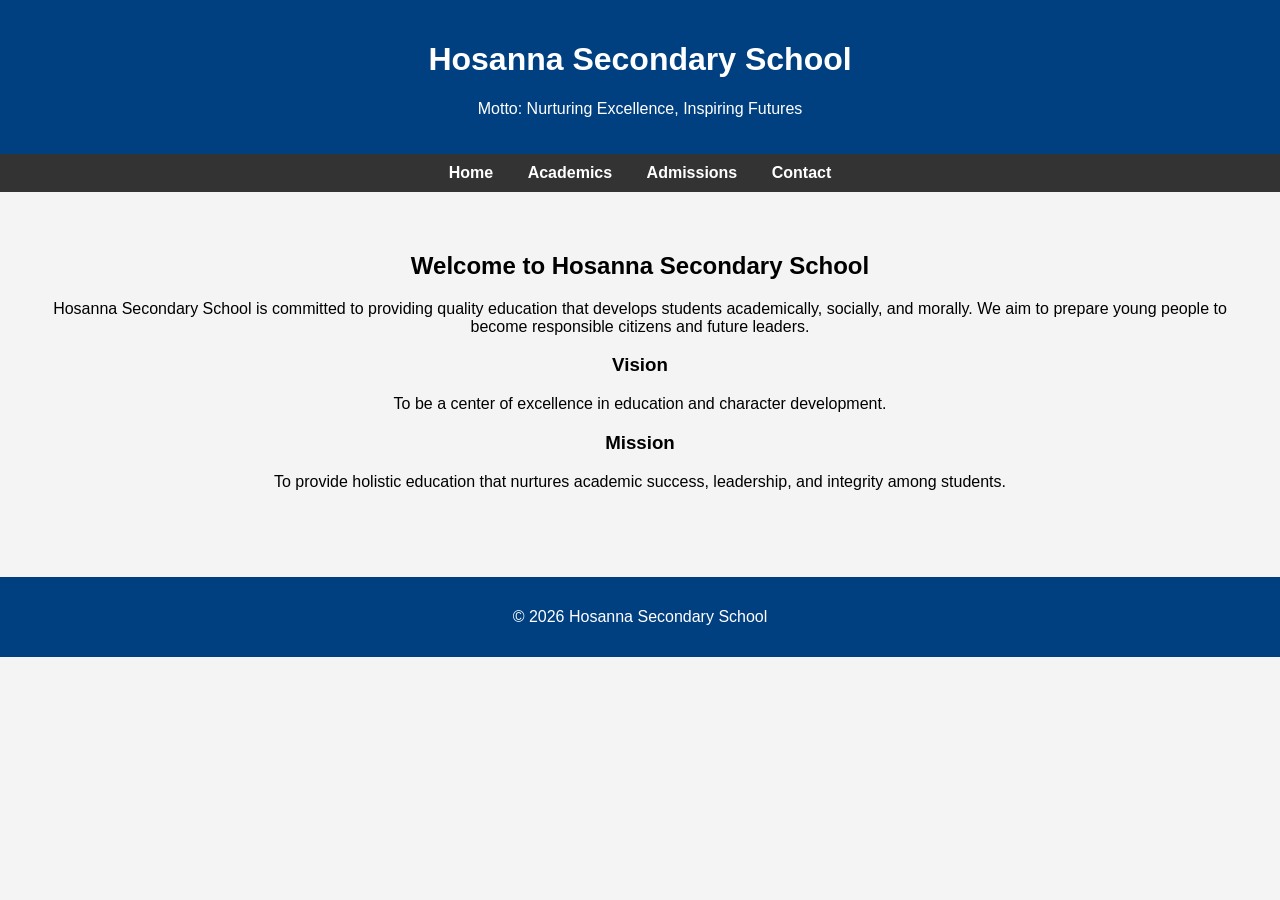
<file: index.html>
<!DOCTYPE html>
<html>
<head>
<title>Hosanna Secondary School</title>

<style>

body{
font-family: Arial;
margin:0;
background:#f4f4f4;
}

header{
background:#004080;
color:white;
padding:20px;
text-align:center;
}

nav{
background:#333;
text-align:center;
padding:10px;
}

nav a{
color:white;
margin:15px;
text-decoration:none;
font-weight:bold;
}

nav a:hover{
color:yellow;
}

.container{
padding:40px;
text-align:center;
}

footer{
background:#004080;
color:white;
text-align:center;
padding:15px;
margin-top:30px;
}

</style>

</head>

<body>

<header>
<h1>Hosanna Secondary School</h1>
<p>Motto: Nurturing Excellence, Inspiring Futures</p>
</header>

<nav>
<a href="home.html">Home</a>
<a href="academics.html">Academics</a>
<a href="admissions.html">Admissions</a>
<a href="contact.html">Contact</a>
</nav>

<div class="container">

<h2>Welcome to Hosanna Secondary School</h2>

<p>
Hosanna Secondary School is committed to providing quality education that
develops students academically, socially, and morally. We aim to prepare
young people to become responsible citizens and future leaders.
</p>

<h3>Vision</h3>
<p>To be a center of excellence in education and character development.</p>

<h3>Mission</h3>
<p>
To provide holistic education that nurtures academic success, leadership,
and integrity among students.
</p>

</div>

<footer>
<p>© 2026 Hosanna Secondary School</p>
</footer>

</body>
</html>
</file>
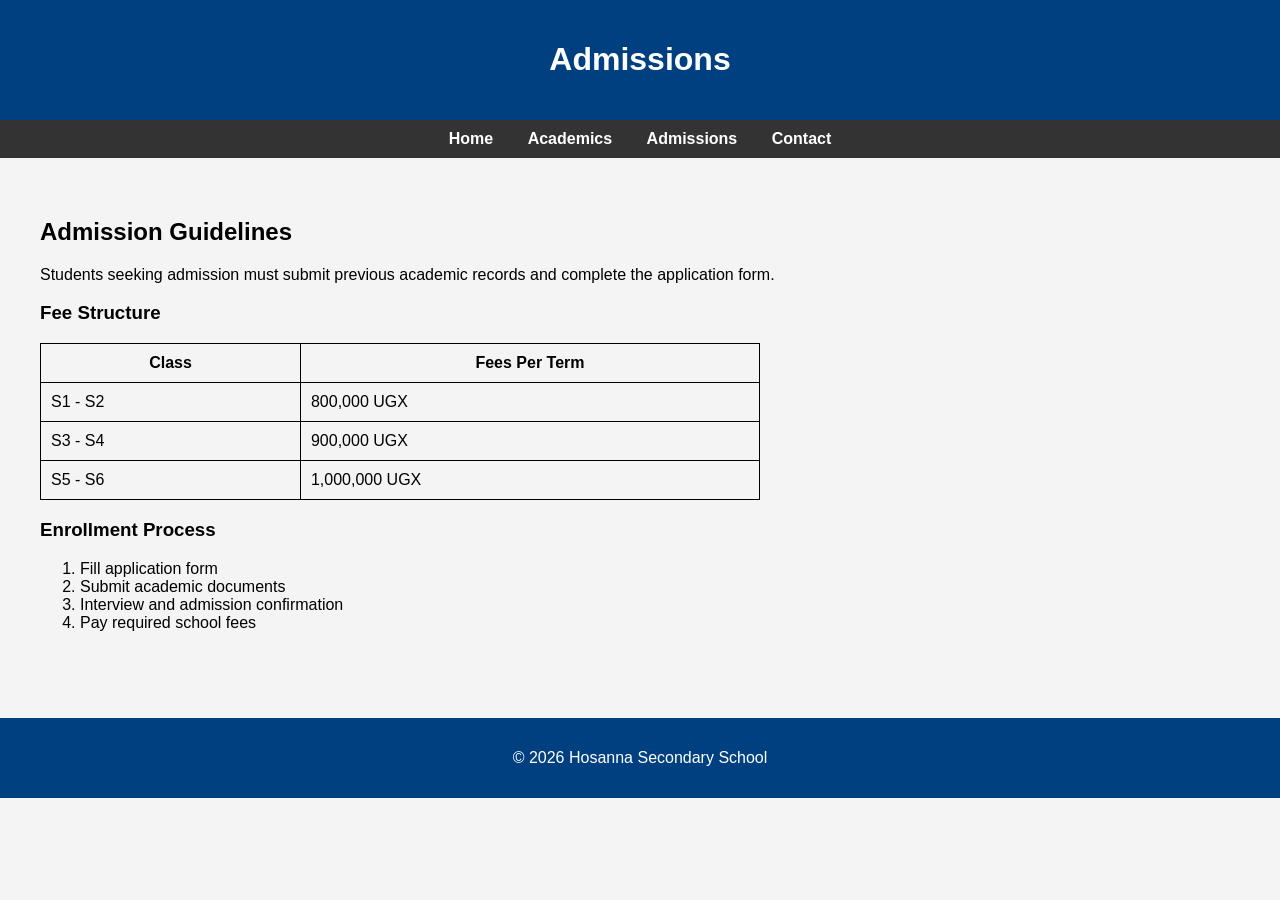
<file: admissions.html>
<!DOCTYPE html>
<html>
<head>
<title>Admissions - Hosanna Secondary School</title>

<style>

body{
font-family: Arial;
margin:0;
background:#f4f4f4;
}

header{
background:#004080;
color:white;
padding:20px;
text-align:center;
}

nav{
background:#333;
text-align:center;
padding:10px;
}

nav a{
color:white;
margin:15px;
text-decoration:none;
font-weight:bold;
}

nav a:hover{
color:yellow;
}

.container{
padding:40px;
}

table{
width:60%;
border-collapse:collapse;
}

table, th, td{
border:1px solid black;
padding:10px;
}

footer{
background:#004080;
color:white;
text-align:center;
padding:15px;
margin-top:30px;
}

</style>

</head>

<body>

<header>
<h1>Admissions</h1>
</header>

<nav>
<a href="home.html">Home</a>
<a href="academics.html">Academics</a>
<a href="admissions.html">Admissions</a>
<a href="contact.html">Contact</a>
</nav>

<div class="container">

<h2>Admission Guidelines</h2>

<p>
Students seeking admission must submit previous academic records
and complete the application form.
</p>

<h3>Fee Structure</h3>

<table>

<tr>
<th>Class</th>
<th>Fees Per Term</th>
</tr>

<tr>
<td>S1 - S2</td>
<td>800,000 UGX</td>
</tr>

<tr>
<td>S3 - S4</td>
<td>900,000 UGX</td>
</tr>

<tr>
<td>S5 - S6</td>
<td>1,000,000 UGX</td>
</tr>

</table>

<h3>Enrollment Process</h3>

<ol>
<li>Fill application form</li>
<li>Submit academic documents</li>
<li>Interview and admission confirmation</li>
<li>Pay required school fees</li>
</ol>

</div>

<footer>
<p>© 2026 Hosanna Secondary School</p>
</footer>

</body>
</html>
</file>
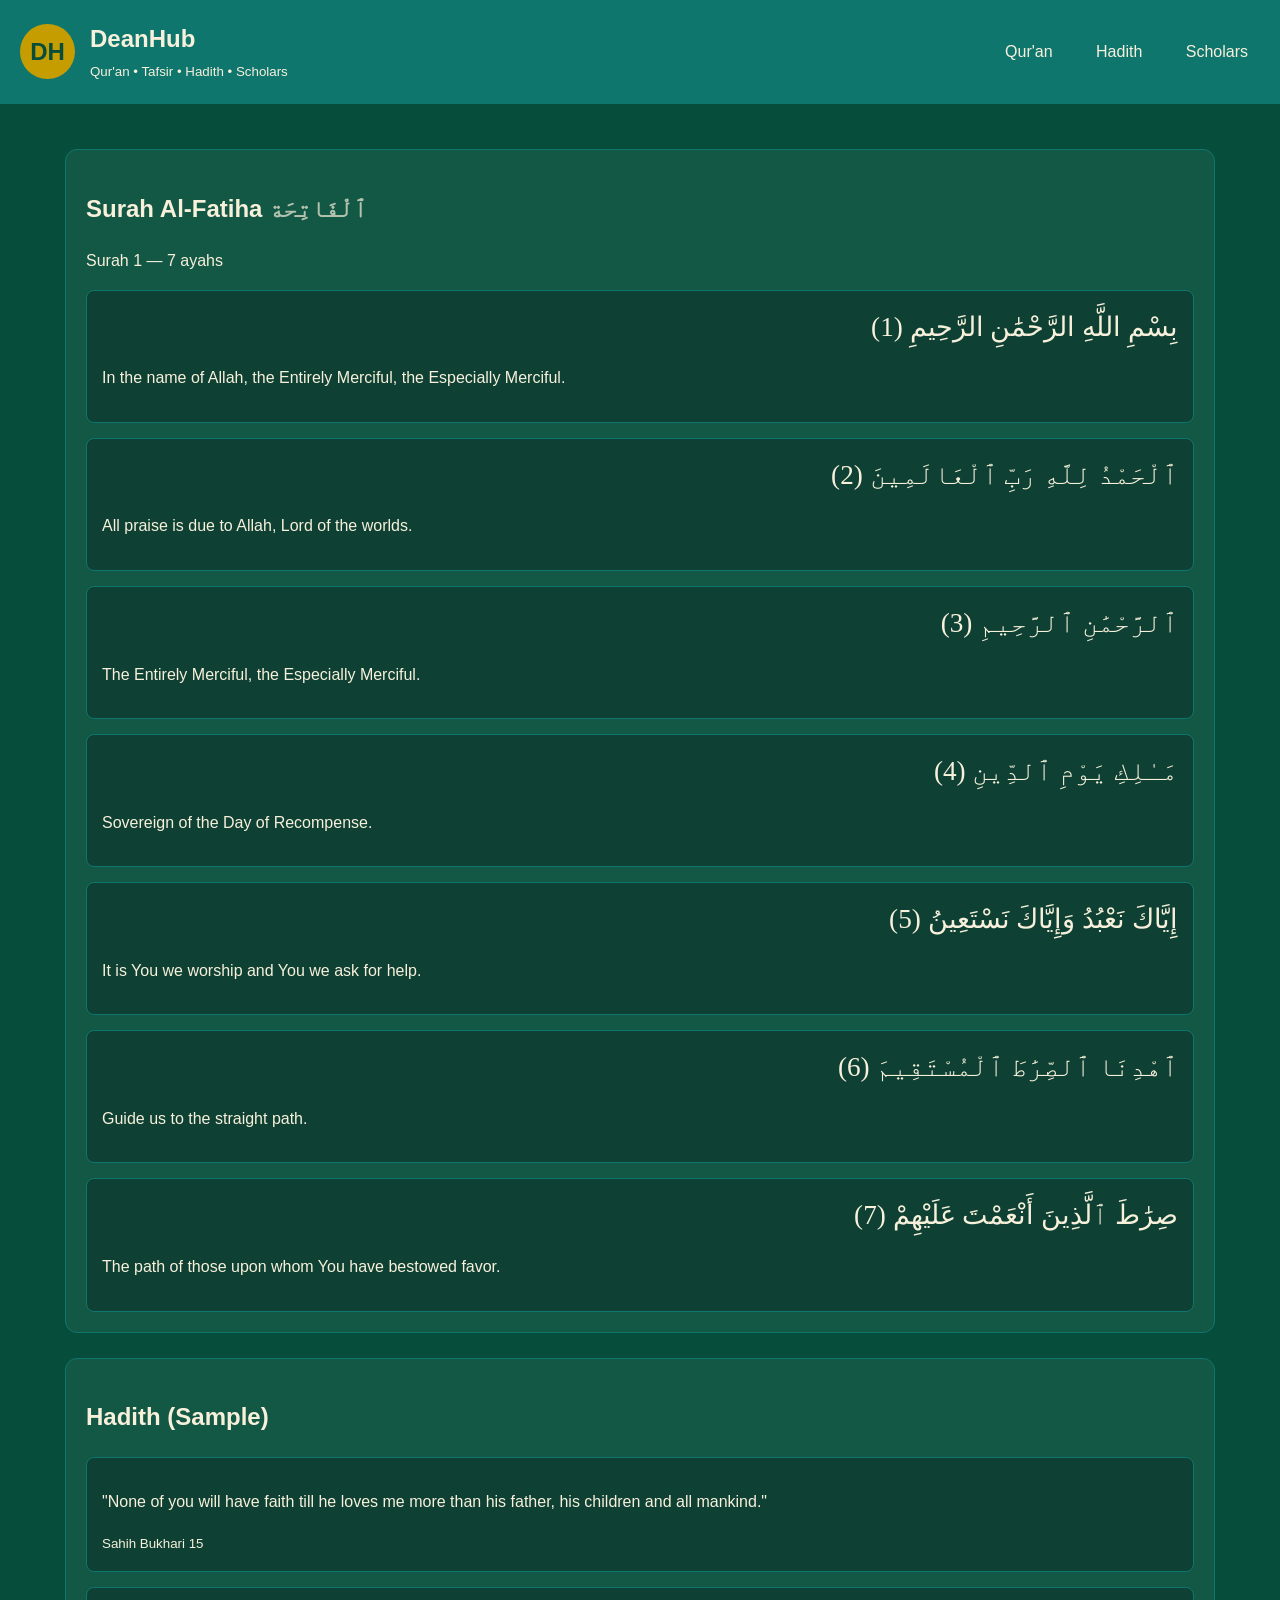
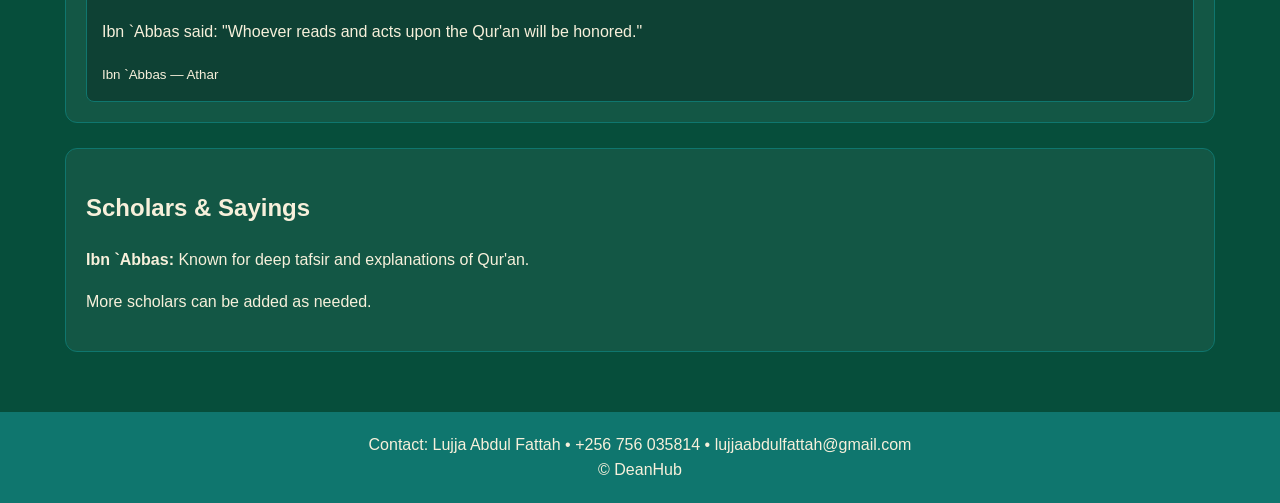
<file: hmtl.hub.html>
<!DOCTYPE html>
<html lang="en">
<head>
  <meta charset="UTF-8" />
  <meta name="viewport" content="width=device-width, initial-scale=1.0" />
  <title>DeanHub — HTML Version</title>
  <style>
    body {
      margin: 0;
      font-family: Arial, sans-serif;
      background: #064e3b;
      color: #f7f0db;
      line-height: 1.6;
    }
    header {
      display: flex;
      justify-content: space-between;
      align-items: center;
      padding: 20px;
      background: #0f766e;
    }
    .logo {
      display: flex;
      align-items: center;
      gap: 15px;
    }
    .logo-circle {
      width: 55px;
      height: 55px;
      border-radius: 50%;
      background: #c59d00;
      display: flex;
      justify-content: center;
      align-items: center;
      color: #064e3b;
      font-size: 1.5rem;
      font-weight: bold;
    }
    nav a {
      color: #f7f0db;
      margin-left: 15px;
      text-decoration: none;
      padding: 8px 12px;
      border-radius: 6px;
    }
    nav a:hover {
      background: #064e3b;
    }
    .container {
      max-width: 1150px;
      margin: auto;
      padding: 20px;
    }
    .section {
      background: rgba(255,255,255,0.05);
      padding: 20px;
      border: 1px solid #0f766e;
      border-radius: 12px;
      margin-top: 25px;
    }
    .ayah {
      padding: 15px;
      background: rgba(0,0,0,0.25);
      border: 1px solid #0f766e;
      border-radius: 8px;
      margin-top: 15px;
    }
    .arabic {
      text-align: right;
      font-size: 1.7rem;
      font-family: 'Amiri', serif;
    }
    footer {
      margin-top: 40px;
      padding: 20px;
      text-align: center;
      background: #0f766e;
      color: #f7f0db;
    }
  </style>
</head>
<body>

<header>
  <div class="logo">
    <div class="logo-circle">DH</div>
    <div>
      <h2 style="margin:0">DeanHub</h2>
      <small>Qur'an • Tafsir • Hadith • Scholars</small>
    </div>
  </div>

  <nav>
    <a href="#quran">Qur'an</a>
    <a href="#hadith">Hadith</a>
    <a href="#scholars">Scholars</a>
  </nav>
</header>

<div class="container">

  <!-- Quran Section -->
  <div id="quran" class="section">
    <h2>Surah Al-Fatiha <span style="opacity:0.7">ٱلْفَاتِحَة</span></h2>
    <p>Surah 1 — 7 ayahs</p>

    <!-- Ayahs -->
    <div class="ayah">
      <div class="arabic">بِسْمِ اللَّهِ الرَّحْمَٰنِ الرَّحِيمِ (1)</div>
      <p>In the name of Allah, the Entirely Merciful, the Especially Merciful.</p>
    </div>

    <div class="ayah">
      <div class="arabic">ٱلْحَمْدُ لِلَّهِ رَبِّ ٱلْعَالَمِينَ (2)</div>
      <p>All praise is due to Allah, Lord of the worlds.</p>
    </div>

    <div class="ayah">
      <div class="arabic">ٱلرَّحْمَٰنِ ٱلرَّحِيمِ (3)</div>
      <p>The Entirely Merciful, the Especially Merciful.</p>
    </div>

    <div class="ayah">
      <div class="arabic">مَـٰلِكِ يَوْمِ ٱلدِّينِ (4)</div>
      <p>Sovereign of the Day of Recompense.</p>
    </div>

    <div class="ayah">
      <div class="arabic">إِيَّاكَ نَعْبُدُ وَإِيَّاكَ نَسْتَعِينُ (5)</div>
      <p>It is You we worship and You we ask for help.</p>
    </div>

    <div class="ayah">
      <div class="arabic">ٱهْدِنَا ٱلصِّرَٰطَ ٱلْمُسْتَقِيمَ (6)</div>
      <p>Guide us to the straight path.</p>
    </div>

    <div class="ayah">
      <div class="arabic">صِرَٰطَ ٱلَّذِينَ أَنْعَمْتَ عَلَيْهِمْ (7)</div>
      <p>The path of those upon whom You have bestowed favor.</p>
    </div>
  </div>

  <!-- Hadith Section -->
  <div id="hadith" class="section">
    <h2>Hadith (Sample)</h2>
    <div class="ayah">
      <p>"None of you will have faith till he loves me more than his father, his children and all mankind."</p>
      <small>Sahih Bukhari 15</small>
    </div>

    <div class="ayah">
      <p>Ibn `Abbas said: "Whoever reads and acts upon the Qur'an will be honored."</p>
      <small>Ibn `Abbas — Athar</small>
    </div>
  </div>

  <!-- Scholars -->
  <div id="scholars" class="section">
    <h2>Scholars & Sayings</h2>
    <p><b>Ibn `Abbas:</b> Known for deep tafsir and explanations of Qur'an.</p>
    <p>More scholars can be added as needed.</p>
  </div>

</div>

<footer>
  Contact: Lujja Abdul Fattah • +256 756 035814 • lujjaabdulfattah@gmail.com<br>
  © DeanHub
</footer>

</body>
</html>
</file>
